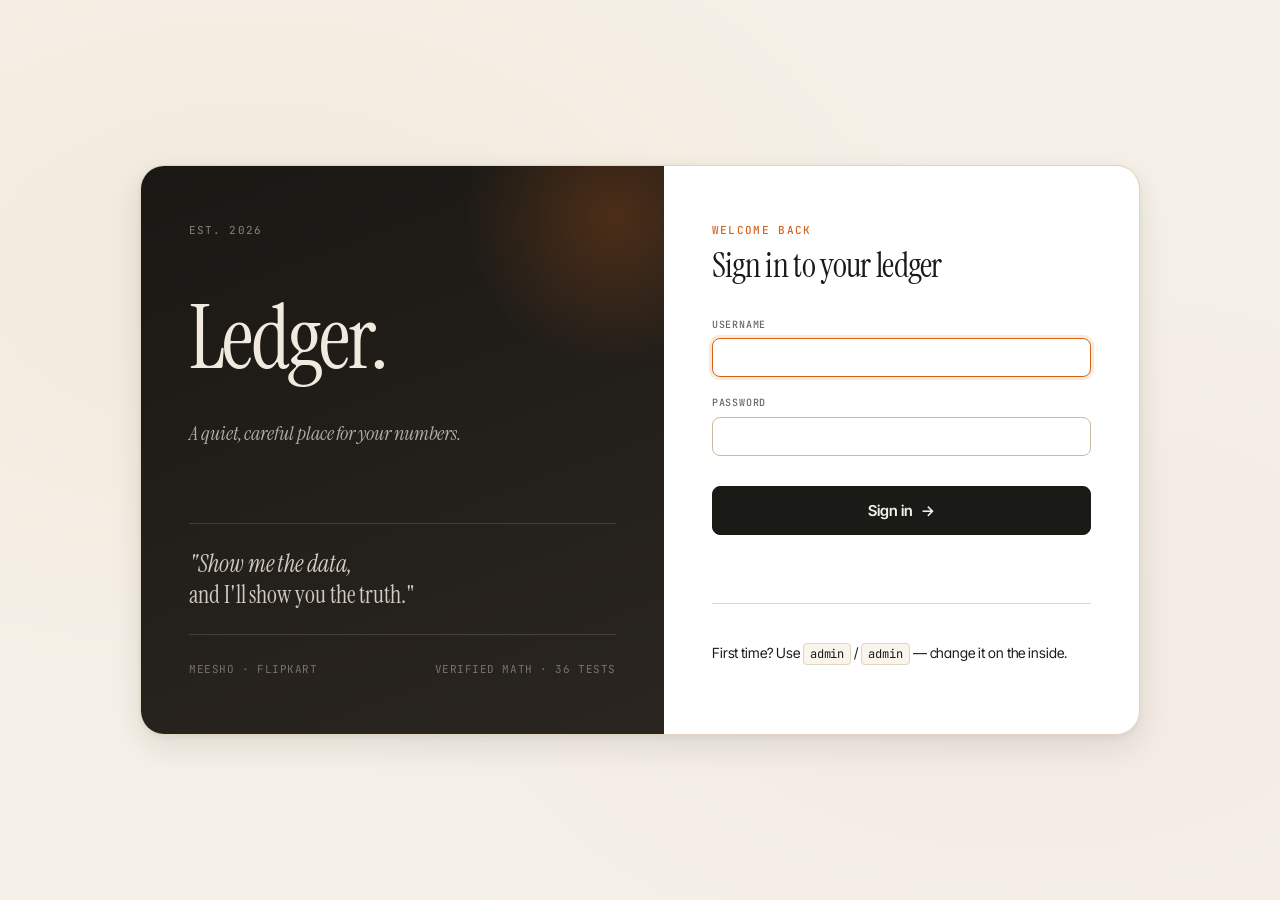
<file: login.html>
<!DOCTYPE html>
<html lang="en">
<head>
  <meta charset="UTF-8">
  <meta name="viewport" content="width=device-width, initial-scale=1.0">
  <title>Sign in — Ledger</title>
  <link rel="preconnect" href="https://fonts.googleapis.com">
  <link rel="preconnect" href="https://fonts.gstatic.com" crossorigin>
  <link href="https://fonts.googleapis.com/css2?family=Instrument+Serif:ital@0;1&family=Inter+Tight:wght@400;500;600;700&family=JetBrains+Mono:wght@400;500&display=swap" rel="stylesheet">
  <link rel="stylesheet" href="styles.css">
</head>
<body class="login-body">
  <div class="login-wrap">
    <div class="login-art">
      <div class="art-mark">
        <span class="mark-line">est.</span>
        <span class="mark-year">2026</span>
      </div>
      <h1 class="art-title">Ledger.</h1>
      <p class="art-sub">A quiet, careful place for your numbers.</p>
      <div class="art-quote">
        <p><em>"Show me the data,</em><br>and I'll show you the truth."</p>
      </div>
      <div class="art-foot">
        <span>Meesho · Flipkart</span>
        <span>Verified math · 36 tests</span>
      </div>
    </div>

    <div class="login-card">
      <div class="login-head">
        <p class="eyebrow">Welcome back</p>
        <h2>Sign in to your ledger</h2>
      </div>

      <form id="login-form" class="login-form">
        <div class="form-field">
          <label>Username</label>
          <input type="text" id="username" autocomplete="username" required autofocus>
        </div>
        <div class="form-field">
          <label>Password</label>
          <input type="password" id="password" autocomplete="current-password" required>
        </div>
        <button type="submit" class="btn-primary btn-full">
          <span>Sign in</span>
          <span class="btn-arrow">→</span>
        </button>
        <p class="form-error" id="login-error"></p>
      </form>

      <div class="login-footer">
        <p class="hint">First time? Use <code>admin</code> / <code>admin</code> — change it on the inside.</p>
      </div>
    </div>
  </div>

  <script>
    document.getElementById('login-form').addEventListener('submit', async (e) => {
      e.preventDefault();
      const username = document.getElementById('username').value;
      const password = document.getElementById('password').value;
      const errEl = document.getElementById('login-error');
      errEl.textContent = '';
      try {
        const res = await fetch('/api/auth/login', {
          method: 'POST',
          headers: { 'Content-Type': 'application/json' },
          body: JSON.stringify({ username, password }),
        });
        const data = await res.json();
        if (!res.ok) { errEl.textContent = data.error || 'Login failed'; return; }
        window.location.href = '/';
      } catch (err) {
        errEl.textContent = 'Network error: ' + err.message;
      }
    });
  </script>
</body>
</html>
</file>
<file: styles.css>
/* ============================================================
   LEDGER — Editorial dashboard for Indian e-commerce sellers
   Typography: Instrument Serif (display) + Inter Tight (body)
   Palette: Warm cream / deep ink / single saffron accent
============================================================ */

:root {
  /* Backgrounds & surfaces */
  --bg: #f5f1e8;            /* warm cream paper */
  --bg-grain: #efe9dc;
  --surface: #ffffff;
  --surface-2: #f9f5ec;
  --surface-3: #ede7d6;

  /* Borders & ink */
  --border: #e0d6bf;
  --border-strong: #c8bb9e;
  --ink: #1a1a17;           /* near-black with warmth */
  --ink-2: #3a3833;
  --ink-3: #6b6760;
  --ink-4: #999489;

  /* Single accent — saffron (cultural warmth + financial signal) */
  --accent: #d4641a;
  --accent-deep: #a64a0f;
  --accent-soft: #fde9d7;
  --accent-line: #f0b88a;

  /* Status colors — restrained, earthen */
  --success: #2d5f3f;
  --success-soft: #dde9df;
  --danger: #8b2a23;
  --danger-soft: #f4dad7;
  --warning: #8a5810;
  --warning-soft: #f6e3c4;

  /* Platform colors */
  --meesho: #b13868;
  --meesho-soft: #f7dde7;
  --flipkart: #1f5fa8;
  --flipkart-soft: #d9e5f5;

  /* Geometry */
  --radius: 8px;
  --radius-sm: 4px;
  --radius-lg: 16px;
  --radius-xl: 24px;
  --shadow-soft: 0 1px 2px rgba(26, 26, 23, 0.04), 0 0 0 1px rgba(26, 26, 23, 0.04);
  --shadow-md: 0 4px 12px rgba(26, 26, 23, 0.06), 0 1px 3px rgba(26, 26, 23, 0.05);
  --shadow-lg: 0 12px 32px rgba(26, 26, 23, 0.1), 0 2px 6px rgba(26, 26, 23, 0.05);

  /* Fonts */
  --font-serif: 'Instrument Serif', 'Times New Roman', serif;
  --font-sans: 'Inter Tight', -apple-system, BlinkMacSystemFont, sans-serif;
  --font-mono: 'JetBrains Mono', 'SF Mono', Monaco, monospace;
}

@media (prefers-color-scheme: dark) {
  :root {
    --bg: #1a1814;
    --bg-grain: #211e18;
    --surface: #25221c;
    --surface-2: #2e2b23;
    --surface-3: #38342b;
    --border: #3a3629;
    --border-strong: #4e4938;
    --ink: #f0ebde;
    --ink-2: #d4cfc2;
    --ink-3: #a89f8a;
    --ink-4: #6b6557;
    --accent: #e88a4a;
    --accent-deep: #d4641a;
    --accent-soft: #4a2818;
    --accent-line: #6e3d18;
    --success: #6ba884;
    --success-soft: #1f3a2a;
    --danger: #d97570;
    --danger-soft: #3a1a18;
    --warning: #d4a050;
    --warning-soft: #3a2a10;
    --meesho-soft: #4a1e30;
    --flipkart-soft: #14304f;
  }
}

* { box-sizing: border-box; }

html, body { margin: 0; padding: 0; }

body {
  font-family: var(--font-sans);
  background: var(--bg);
  color: var(--ink);
  font-size: 14px;
  line-height: 1.55;
  -webkit-font-smoothing: antialiased;
  font-feature-settings: 'ss01', 'cv11', 'cv02';
  letter-spacing: -0.005em;
}

/* Paper grain texture */
.grain {
  position: fixed;
  inset: 0;
  pointer-events: none;
  z-index: 0;
  opacity: 0.4;
  background-image: url("data:image/svg+xml;utf8,<svg xmlns='http://www.w3.org/2000/svg' width='200' height='200'><filter id='n'><feTurbulence type='fractalNoise' baseFrequency='0.85' numOctaves='2' stitchTiles='stitch'/><feColorMatrix values='0 0 0 0 0  0 0 0 0 0  0 0 0 0 0  0 0 0 0.06 0'/></filter><rect width='200' height='200' filter='url(%23n)'/></svg>");
}

/* ============================================================
   LOGIN
============================================================ */
.login-body {
  min-height: 100vh;
  display: flex;
  align-items: center;
  justify-content: center;
  padding: 24px;
  background:
    radial-gradient(at 20% 30%, rgba(212, 100, 26, 0.06), transparent 50%),
    radial-gradient(at 80% 70%, rgba(177, 56, 104, 0.04), transparent 50%),
    var(--bg);
}

.login-wrap {
  width: 100%;
  max-width: 1000px;
  display: grid;
  grid-template-columns: 1.1fr 1fr;
  gap: 0;
  background: var(--surface);
  border-radius: var(--radius-xl);
  border: 1px solid var(--border);
  box-shadow: var(--shadow-lg);
  overflow: hidden;
  position: relative;
  z-index: 1;
}

@media (max-width: 760px) {
  .login-wrap { grid-template-columns: 1fr; }
  .login-art { padding: 40px 32px !important; }
}

.login-art {
  padding: 56px 48px;
  background: linear-gradient(160deg, #1a1814 0%, #2a2520 100%);
  color: #f0ebde;
  display: flex;
  flex-direction: column;
  justify-content: space-between;
  position: relative;
  overflow: hidden;
}

.login-art::before {
  content: '';
  position: absolute;
  top: -100px;
  right: -100px;
  width: 300px;
  height: 300px;
  border-radius: 50%;
  background: radial-gradient(circle, rgba(212, 100, 26, 0.25), transparent 70%);
}

.art-mark {
  display: flex;
  align-items: baseline;
  gap: 8px;
  font-family: var(--font-mono);
  font-size: 11px;
  letter-spacing: 0.1em;
  text-transform: uppercase;
  color: rgba(240, 235, 222, 0.5);
  position: relative;
  z-index: 1;
}

.art-title {
  font-family: var(--font-serif);
  font-size: 88px;
  line-height: 0.95;
  font-weight: 400;
  margin: 32px 0 12px;
  letter-spacing: -0.03em;
  position: relative;
  z-index: 1;
}

.art-sub {
  font-style: italic;
  font-family: var(--font-serif);
  font-size: 20px;
  color: rgba(240, 235, 222, 0.7);
  margin: 0 0 48px;
  position: relative;
  z-index: 1;
}

.art-quote {
  padding: 24px 0;
  border-top: 1px solid rgba(240, 235, 222, 0.15);
  border-bottom: 1px solid rgba(240, 235, 222, 0.15);
  position: relative;
  z-index: 1;
}
.art-quote p {
  font-family: var(--font-serif);
  font-size: 24px;
  line-height: 1.3;
  margin: 0;
  color: rgba(240, 235, 222, 0.85);
}

.art-foot {
  display: flex;
  justify-content: space-between;
  font-family: var(--font-mono);
  font-size: 11px;
  letter-spacing: 0.05em;
  text-transform: uppercase;
  color: rgba(240, 235, 222, 0.4);
  position: relative;
  z-index: 1;
}

.login-card {
  padding: 56px 48px;
  display: flex;
  flex-direction: column;
  justify-content: center;
}

.login-head { margin-bottom: 32px; }
.login-head h2 {
  font-family: var(--font-serif);
  font-size: 34px;
  line-height: 1.1;
  margin: 6px 0 0;
  font-weight: 400;
  letter-spacing: -0.02em;
}

.login-form { display: flex; flex-direction: column; gap: 18px; }
.login-form .btn-full {
  margin-top: 12px;
  padding: 14px;
  font-size: 15px;
  display: flex;
  align-items: center;
  justify-content: center;
  gap: 8px;
}
.btn-arrow { transition: transform 0.2s; }
.btn-full:hover .btn-arrow { transform: translateX(4px); }

.login-footer { margin-top: 32px; padding-top: 24px; border-top: 1px solid var(--border); }
.form-error { color: var(--danger); font-size: 13px; min-height: 18px; margin: 0; }

/* ============================================================
   APP LAYOUT — Sidebar + Main
============================================================ */
.app-body {
  display: grid;
  grid-template-columns: 240px 1fr;
  min-height: 100vh;
  position: relative;
}

.sidebar {
  background: var(--surface);
  border-right: 1px solid var(--border);
  padding: 24px 18px;
  display: flex;
  flex-direction: column;
  gap: 24px;
  position: sticky;
  top: 0;
  height: 100vh;
  overflow-y: auto;
  z-index: 10;
}

@media (max-width: 900px) {
  .app-body { grid-template-columns: 1fr; }
  .sidebar { position: relative; height: auto; border-right: none; border-bottom: 1px solid var(--border); }
  .side-foot { margin-top: 0; }
}

.brand { display: flex; align-items: center; gap: 12px; padding: 0 6px; }
.brand-mark {
  width: 40px; height: 40px;
  background: var(--ink);
  border-radius: 10px;
  display: flex;
  align-items: center;
  justify-content: center;
  position: relative;
  font-family: var(--font-serif);
  color: var(--bg);
  font-size: 22px;
  line-height: 1;
}
.mk-l { transform: translate(-1px, -1px); }
.mk-dot {
  position: absolute;
  bottom: 8px;
  right: 8px;
  width: 6px;
  height: 6px;
  background: var(--accent);
  border-radius: 50%;
}
.brand-name {
  font-family: var(--font-serif);
  font-size: 22px;
  font-weight: 400;
  margin: 0;
  line-height: 1;
  letter-spacing: -0.01em;
}
.brand-sub {
  margin: 2px 0 0;
  font-family: var(--font-mono);
  font-size: 10px;
  letter-spacing: 0.1em;
  text-transform: uppercase;
  color: var(--ink-3);
}

.side-nav { display: flex; flex-direction: column; gap: 2px; flex: 1; }

.nav-item {
  display: flex;
  align-items: center;
  gap: 12px;
  padding: 9px 12px;
  background: transparent;
  border: none;
  border-radius: var(--radius);
  cursor: pointer;
  font-family: inherit;
  font-size: 14px;
  font-weight: 500;
  color: var(--ink-3);
  text-align: left;
  transition: all 0.15s;
  position: relative;
}
.nav-item:hover { background: var(--surface-2); color: var(--ink); }
.nav-item.active {
  background: var(--ink);
  color: var(--bg);
}
.nav-item.active::before {
  content: '';
  position: absolute;
  left: -18px;
  top: 50%;
  transform: translateY(-50%);
  width: 3px;
  height: 20px;
  background: var(--accent);
  border-radius: 0 2px 2px 0;
}

.nav-icon {
  font-size: 16px;
  width: 18px;
  text-align: center;
  font-weight: normal;
}
.nav-label { flex: 1; }

.nav-divider {
  font-family: var(--font-mono);
  font-size: 10px;
  letter-spacing: 0.1em;
  text-transform: uppercase;
  color: var(--ink-4);
  padding: 16px 12px 8px;
}

.side-foot {
  margin-top: auto;
  padding-top: 16px;
  border-top: 1px solid var(--border);
  display: flex;
  align-items: center;
  gap: 8px;
}

.user-block {
  display: flex;
  align-items: center;
  gap: 10px;
  flex: 1;
  min-width: 0;
}

.user-avatar {
  width: 36px;
  height: 36px;
  border-radius: 50%;
  background: linear-gradient(135deg, var(--accent), var(--meesho));
  color: white;
  display: flex;
  align-items: center;
  justify-content: center;
  font-weight: 600;
  font-size: 14px;
  flex-shrink: 0;
}

.user-info { display: flex; flex-direction: column; min-width: 0; }
.user-name {
  font-weight: 600;
  font-size: 13px;
  overflow: hidden;
  text-overflow: ellipsis;
  white-space: nowrap;
}
.user-role {
  font-family: var(--font-mono);
  font-size: 10px;
  letter-spacing: 0.06em;
  text-transform: uppercase;
  color: var(--ink-3);
}

.side-actions { display: flex; gap: 4px; }

.btn-ghost {
  width: 32px;
  height: 32px;
  border-radius: 8px;
  background: transparent;
  border: none;
  color: var(--ink-3);
  cursor: pointer;
  font-size: 16px;
  font-family: inherit;
  display: flex;
  align-items: center;
  justify-content: center;
  transition: all 0.15s;
}
.btn-ghost:hover { background: var(--surface-2); color: var(--ink); }

/* ============================================================
   MAIN — Panels & headers
============================================================ */
.main {
  padding: 48px 56px;
  max-width: 1400px;
  margin: 0 auto;
  width: 100%;
  position: relative;
  z-index: 1;
}

@media (max-width: 900px) { .main { padding: 32px 24px; } }

.panel { display: none; animation: rise 0.4s cubic-bezier(0.2, 0.8, 0.2, 1); }
.panel.active { display: block; }

@keyframes rise {
  from { opacity: 0; transform: translateY(8px); }
  to { opacity: 1; transform: none; }
}

.page-head { margin-bottom: 40px; }

.eyebrow {
  font-family: var(--font-mono);
  font-size: 11px;
  font-weight: 500;
  letter-spacing: 0.12em;
  text-transform: uppercase;
  color: var(--accent);
  margin: 0 0 8px;
}

.page-title {
  font-family: var(--font-serif);
  font-size: 56px;
  line-height: 1;
  font-weight: 400;
  margin: 0 0 12px;
  letter-spacing: -0.03em;
}

@media (max-width: 600px) { .page-title { font-size: 42px; } }

.page-sub {
  font-family: var(--font-serif);
  font-style: italic;
  font-size: 18px;
  color: var(--ink-3);
  margin: 0;
  max-width: 540px;
}

/* ============================================================
   FILTER STRIP
============================================================ */
.filter-strip {
  display: flex;
  align-items: center;
  gap: 12px;
  flex-wrap: wrap;
  padding: 12px 16px;
  background: var(--surface);
  border: 1px solid var(--border);
  border-radius: var(--radius);
  margin-bottom: 24px;
  box-shadow: var(--shadow-soft);
}

.filter-strip label {
  display: flex;
  flex-direction: column;
  gap: 5px;
  flex-shrink: 0;
}
.filter-strip label span {
  font-family: var(--font-mono);
  font-size: 10px;
  letter-spacing: 0.08em;
  text-transform: uppercase;
  color: var(--ink-3);
}
.filter-strip > input,
.filter-strip > select {
  width: auto;
  flex-shrink: 0;
}
.filter-strip > select {
  min-width: 160px;
}

.search-input {
  flex: 1 1 240px;
  min-width: 200px;
}

/* ============================================================
   HERO METRICS
============================================================ */
.hero-grid {
  display: grid;
  grid-template-columns: 1.4fr 1fr 1fr;
  gap: 16px;
  margin-bottom: 48px;
}

@media (max-width: 900px) {
  .hero-grid { grid-template-columns: 1fr; }
}

.hero-card {
  padding: 28px 32px;
  background: var(--surface);
  border: 1px solid var(--border);
  border-radius: var(--radius-lg);
  position: relative;
  overflow: hidden;
  transition: transform 0.2s, box-shadow 0.2s;
}
.hero-card:hover { transform: translateY(-2px); box-shadow: var(--shadow-md); }

.hero-card.primary {
  background: var(--ink);
  color: var(--bg);
  border-color: var(--ink);
}
.hero-card.primary::before {
  content: '';
  position: absolute;
  top: -40px;
  right: -40px;
  width: 200px;
  height: 200px;
  border-radius: 50%;
  background: radial-gradient(circle, rgba(212, 100, 26, 0.25), transparent 70%);
}
.hero-card.primary .hero-label,
.hero-card.primary .hero-meta { color: rgba(245, 241, 232, 0.6); }
.hero-card.primary .hero-meta span { color: var(--bg); }

.hero-label {
  font-family: var(--font-mono);
  font-size: 11px;
  font-weight: 500;
  letter-spacing: 0.1em;
  text-transform: uppercase;
  color: var(--ink-3);
  margin: 0 0 8px;
  position: relative;
  z-index: 1;
}

.hero-num {
  font-family: var(--font-serif);
  font-size: 56px;
  line-height: 1;
  margin: 0 0 12px;
  font-weight: 400;
  letter-spacing: -0.03em;
  font-variant-numeric: tabular-nums;
  position: relative;
  z-index: 1;
}

@media (max-width: 600px) { .hero-num { font-size: 42px; } }

.hero-meta {
  font-size: 13px;
  color: var(--ink-3);
  margin: 0;
  position: relative;
  z-index: 1;
}
.hero-meta span { color: var(--ink); font-weight: 600; font-variant-numeric: tabular-nums; }

.mini-stat {
  display: inline-flex;
  align-items: center;
  gap: 4px;
  padding: 2px 8px;
  border-radius: 999px;
  font-size: 11px;
  font-family: var(--font-mono);
  margin-right: 6px;
  letter-spacing: 0.04em;
}
.mini-stat.success { background: var(--success-soft); color: var(--success); }
.mini-stat.warn { background: var(--warning-soft); color: var(--warning); }
.mini-stat strong { font-weight: 600; }

/* ============================================================
   SECTION HEADS
============================================================ */
.section-head {
  display: flex;
  align-items: baseline;
  gap: 16px;
  margin: 48px 0 16px;
}

.section-title {
  font-family: var(--font-serif);
  font-size: 26px;
  font-weight: 400;
  margin: 0;
  letter-spacing: -0.01em;
  flex-shrink: 0;
}

.section-line {
  flex: 1;
  height: 1px;
  background: var(--border);
}

/* ============================================================
   METRIC GRID
============================================================ */
.metric-grid {
  display: grid;
  grid-template-columns: repeat(auto-fit, minmax(180px, 1fr));
  gap: 12px;
}

.metric-card {
  padding: 18px 20px;
  background: var(--surface);
  border: 1px solid var(--border);
  border-radius: var(--radius);
  transition: transform 0.15s, box-shadow 0.15s, border-color 0.15s;
}
.metric-card:hover {
  transform: translateY(-1px);
  box-shadow: var(--shadow-md);
  border-color: var(--border-strong);
}

.metric-label {
  font-family: var(--font-mono);
  font-size: 10px;
  font-weight: 500;
  letter-spacing: 0.1em;
  text-transform: uppercase;
  color: var(--ink-3);
  margin: 0 0 8px;
}

.metric-value {
  font-family: var(--font-serif);
  font-size: 30px;
  line-height: 1;
  margin: 0;
  font-weight: 400;
  letter-spacing: -0.02em;
  font-variant-numeric: tabular-nums;
}
.metric-value.success { color: var(--success); }
.metric-value.danger { color: var(--danger); }
.metric-value.primary { color: var(--accent); }
.metric-value.muted { color: var(--ink-3); }

/* ============================================================
   PLATFORM CARDS
============================================================ */
.platform-split {
  display: grid;
  grid-template-columns: repeat(auto-fit, minmax(320px, 1fr));
  gap: 16px;
}

.platform-card {
  padding: 24px;
  background: var(--surface);
  border: 1px solid var(--border);
  border-radius: var(--radius-lg);
  position: relative;
  overflow: hidden;
}

.platform-card::before {
  content: '';
  position: absolute;
  top: 0; left: 0;
  width: 4px; height: 100%;
  background: var(--platform-color, var(--ink));
}
.platform-card.meesho { --platform-color: var(--meesho); }
.platform-card.flipkart { --platform-color: var(--flipkart); }

.platform-name {
  display: flex;
  align-items: center;
  gap: 8px;
  margin-bottom: 16px;
}

.platform-name strong {
  font-family: var(--font-serif);
  font-size: 22px;
  font-weight: 400;
  letter-spacing: -0.01em;
}

.platform-stat {
  display: flex;
  justify-content: space-between;
  padding: 10px 0;
  font-size: 13px;
  color: var(--ink-3);
  border-bottom: 1px dashed var(--border);
}
.platform-stat:last-child { border-bottom: none; }
.platform-stat span:last-child {
  color: var(--ink);
  font-weight: 600;
  font-variant-numeric: tabular-nums;
  font-family: var(--font-mono);
  font-size: 14px;
}

/* ============================================================
   PRODUCT ROWS
============================================================ */
.product-row {
  display: flex;
  justify-content: space-between;
  align-items: center;
  padding: 14px 18px;
  background: var(--surface);
  border: 1px solid var(--border);
  border-radius: var(--radius);
  margin-bottom: 6px;
  font-size: 13px;
  gap: 16px;
  transition: transform 0.15s, border-color 0.15s;
  position: relative;
}
.product-row::before {
  content: '';
  position: absolute;
  left: 0; top: 50%;
  width: 3px;
  height: 0;
  background: var(--accent);
  transform: translateY(-50%);
  transition: height 0.2s;
  border-radius: 0 2px 2px 0;
}
.product-row:hover { transform: translateX(4px); border-color: var(--border-strong); }
.product-row:hover::before { height: 60%; }
.product-row .pname {
  flex: 1;
  min-width: 0;
  overflow: hidden;
  text-overflow: ellipsis;
  white-space: nowrap;
  font-weight: 500;
}
.product-row .pstats {
  display: flex;
  gap: 20px;
  color: var(--ink-3);
  font-size: 12px;
  flex-wrap: wrap;
  font-family: var(--font-mono);
  letter-spacing: 0.02em;
}
.product-row .pstats strong {
  color: var(--ink);
  font-weight: 600;
  font-variant-numeric: tabular-nums;
}

/* ============================================================
   CHARTS
============================================================ */
.charts-grid {
  display: grid;
  grid-template-columns: 1.4fr 1fr;
  gap: 16px;
  margin-top: 48px;
}

@media (max-width: 900px) {
  .charts-grid { grid-template-columns: 1fr; }
}

.chart-card {
  padding: 24px;
  background: var(--surface);
  border: 1px solid var(--border);
  border-radius: var(--radius-lg);
}

.chart-title {
  font-family: var(--font-serif);
  font-size: 22px;
  font-weight: 400;
  margin: 0 0 20px;
  letter-spacing: -0.01em;
}

.chart-wrap {
  position: relative;
  height: 280px;
  width: 100%;
}

/* ============================================================
   FORMS & INPUTS
============================================================ */
.form-grid {
  display: grid;
  grid-template-columns: repeat(auto-fit, minmax(220px, 1fr));
  gap: 16px;
  margin-bottom: 16px;
}
.form-field { display: flex; flex-direction: column; }
.form-field.full-width { grid-column: 1 / -1; }
.form-field label {
  font-family: var(--font-mono);
  font-size: 10px;
  letter-spacing: 0.08em;
  text-transform: uppercase;
  color: var(--ink-3);
  margin-bottom: 6px;
  font-weight: 500;
}

input[type="text"], input[type="number"], input[type="date"],
input[type="password"], input[type="search"], select, textarea {
  padding: 10px 14px;
  border: 1px solid var(--border-strong);
  border-radius: var(--radius);
  font-size: 14px;
  font-family: var(--font-sans);
  background: var(--surface);
  color: var(--ink);
  width: 100%;
  transition: border-color 0.15s, box-shadow 0.15s;
}
input:focus, select:focus, textarea:focus {
  outline: none;
  border-color: var(--accent);
  box-shadow: 0 0 0 3px var(--accent-soft);
}

/* ============================================================
   BUTTONS
============================================================ */
.btn-primary, .btn-secondary, .btn-danger {
  padding: 10px 18px;
  border-radius: var(--radius);
  font-size: 14px;
  font-family: var(--font-sans);
  font-weight: 600;
  cursor: pointer;
  border: 1px solid transparent;
  transition: all 0.15s;
  letter-spacing: -0.005em;
  display: inline-flex;
  align-items: center;
  gap: 6px;
}
.btn-primary:active, .btn-secondary:active, .btn-danger:active { transform: translateY(1px); }

.btn-primary {
  background: var(--ink);
  color: var(--bg);
  border-color: var(--ink);
}
.btn-primary:hover { background: var(--accent); border-color: var(--accent); }

.btn-secondary {
  background: var(--surface);
  color: var(--ink);
  border-color: var(--border-strong);
}
.btn-secondary:hover { background: var(--surface-2); border-color: var(--ink); }

.btn-danger {
  background: var(--surface);
  color: var(--danger);
  border-color: var(--danger);
}
.btn-danger:hover { background: var(--danger-soft); }

.btn-sm { padding: 7px 14px; font-size: 13px; }
.btn-full { width: 100%; justify-content: center; }
.btn-row { display: flex; gap: 8px; flex-wrap: wrap; margin-top: 12px; }

/* ============================================================
   UPLOAD ZONE
============================================================ */
.upload-zone {
  border: 2px dashed var(--border-strong);
  border-radius: var(--radius-lg);
  background: var(--surface);
  padding: 64px 32px;
  text-align: center;
  cursor: pointer;
  transition: all 0.2s;
  margin-bottom: 32px;
}
.upload-zone:hover, .upload-zone.dragover {
  border-color: var(--accent);
  background: var(--accent-soft);
}

.upload-glyph {
  font-family: var(--font-serif);
  font-size: 80px;
  line-height: 1;
  color: var(--accent);
  margin-bottom: 16px;
}

.upload-title {
  font-family: var(--font-serif);
  font-size: 24px;
  margin: 0 0 8px;
  font-weight: 400;
}

.upload-types {
  font-family: var(--font-mono);
  font-size: 11px;
  letter-spacing: 0.05em;
  color: var(--ink-3);
  margin: 0 0 24px;
}

/* ============================================================
   NOTICE / DANGER
============================================================ */
.notice {
  padding: 16px 20px;
  border-radius: var(--radius);
  font-size: 13px;
  margin-bottom: 16px;
  line-height: 1.55;
}
.notice-warn {
  background: var(--warning-soft);
  border-left: 3px solid var(--warning);
  color: var(--ink-2);
}

.danger-card {
  margin-top: 32px;
  padding: 20px 24px;
  background: var(--danger-soft);
  border: 1px solid var(--danger);
  border-radius: var(--radius);
  display: flex;
  justify-content: space-between;
  align-items: center;
  gap: 16px;
  flex-wrap: wrap;
}
.danger-card h3 { margin: 0 0 4px; font-family: var(--font-serif); font-weight: 400; font-size: 20px; color: var(--danger); }
.danger-card p { margin: 0; font-size: 13px; color: var(--ink-2); }

/* ============================================================
   API CARDS
============================================================ */
.api-card {
  padding: 24px;
  background: var(--surface);
  border: 1px solid var(--border);
  border-radius: var(--radius-lg);
  margin-bottom: 16px;
}

.api-head {
  display: flex;
  justify-content: space-between;
  align-items: flex-start;
  margin-bottom: 16px;
  flex-wrap: wrap;
  gap: 12px;
}
.api-head h3 {
  margin: 0;
  font-family: var(--font-serif);
  font-size: 24px;
  font-weight: 400;
  display: flex;
  align-items: center;
  gap: 10px;
}
.api-head p { margin: 4px 0 0; font-size: 13px; color: var(--ink-3); }

.dot {
  display: inline-block;
  width: 10px; height: 10px;
  border-radius: 50%;
}
.dot.meesho { background: var(--meesho); }
.dot.flipkart { background: var(--flipkart); }

.status-pill {
  padding: 5px 12px;
  border-radius: 999px;
  font-family: var(--font-mono);
  font-size: 10px;
  letter-spacing: 0.08em;
  text-transform: uppercase;
  background: var(--surface-2);
  color: var(--ink-3);
  border: 1px solid var(--border);
}
.status-pill.configured {
  background: var(--success-soft);
  color: var(--success);
  border-color: var(--success);
}

.how-to {
  margin: 12px 0 16px;
  padding: 12px 16px;
  background: var(--surface-2);
  border-radius: var(--radius);
  border: 1px solid var(--border);
}
.how-to summary {
  cursor: pointer;
  font-weight: 600;
  font-size: 13px;
  color: var(--accent-deep);
  list-style: none;
}
.how-to summary::-webkit-details-marker { display: none; }
.how-to summary::before { content: '+ '; }
.how-to[open] summary::before { content: '− '; }
.how-to ol { margin: 12px 0 0; padding-left: 20px; font-size: 13px; }
.how-to li { margin-bottom: 6px; }

.api-status {
  font-size: 13px;
  margin-top: 12px;
  color: var(--ink-3);
  min-height: 18px;
}
.api-status.success { color: var(--success); }
.api-status.error { color: var(--danger); }

code {
  background: var(--surface-2);
  padding: 2px 6px;
  border-radius: 4px;
  font-size: 12px;
  font-family: var(--font-mono);
  border: 1px solid var(--border);
}

.muted { color: var(--ink-3); }

/* ============================================================
   LOG ENTRIES
============================================================ */
.log {
  display: flex;
  flex-direction: column;
  gap: 6px;
  max-height: 360px;
  overflow-y: auto;
}
.log-entry {
  padding: 12px 18px;
  background: var(--surface);
  border: 1px solid var(--border);
  border-radius: var(--radius);
  border-left: 3px solid var(--border);
  font-size: 13px;
}
.log-entry.success { border-left-color: var(--success); }
.log-entry.error { border-left-color: var(--danger); background: var(--danger-soft); }
.log-file { font-weight: 600; }
.log-meta {
  font-family: var(--font-mono);
  color: var(--ink-3);
  font-size: 11px;
  margin-top: 4px;
  letter-spacing: 0.02em;
}

/* ============================================================
   TABLES
============================================================ */
.order-table {
  width: 100%;
  border-collapse: collapse;
  background: var(--surface);
  border: 1px solid var(--border);
  border-radius: var(--radius);
  overflow: hidden;
  font-size: 13px;
}
.table-wrap { overflow-x: auto; border-radius: var(--radius); box-shadow: var(--shadow-soft); }

.order-table th {
  text-align: left;
  padding: 14px 16px;
  font-family: var(--font-mono);
  font-weight: 500;
  color: var(--ink-3);
  font-size: 10px;
  text-transform: uppercase;
  letter-spacing: 0.08em;
  border-bottom: 1px solid var(--border);
  background: var(--surface-2);
  white-space: nowrap;
  position: relative;
}
.order-table th.sortable { cursor: pointer; user-select: none; padding-right: 28px; }
.order-table th.sortable:hover { background: var(--surface-3); color: var(--ink); }
.order-table th.sortable::after {
  content: '↕';
  position: absolute;
  right: 12px;
  opacity: 0.4;
  font-size: 11px;
}
.order-table th.sort-asc::after { content: '↑'; opacity: 1; color: var(--accent); }
.order-table th.sort-desc::after { content: '↓'; opacity: 1; color: var(--accent); }

.order-table td {
  padding: 14px 16px;
  border-bottom: 1px solid var(--border);
  vertical-align: middle;
}
.order-table tr:last-child td { border-bottom: none; }
.order-table tbody tr {
  cursor: pointer;
  transition: background 0.1s;
}
.order-table tbody tr:hover td { background: var(--surface-2); }

.order-table .num {
  text-align: right;
  font-variant-numeric: tabular-nums;
  white-space: nowrap;
  font-family: var(--font-mono);
}
.order-table .num.neg { color: var(--danger); font-weight: 500; }
.order-table .num.pos { color: var(--success); font-weight: 500; }

.order-table code {
  font-size: 11px;
  background: transparent;
  border: none;
  padding: 0;
  color: var(--ink-3);
}

/* ============================================================
   BADGES
============================================================ */
.badge {
  display: inline-flex;
  align-items: center;
  padding: 3px 10px;
  border-radius: 999px;
  font-family: var(--font-mono);
  font-size: 10px;
  font-weight: 600;
  letter-spacing: 0.04em;
  text-transform: uppercase;
  white-space: nowrap;
}
.badge-meesho { background: var(--meesho-soft); color: var(--meesho); }
.badge-flipkart { background: var(--flipkart-soft); color: var(--flipkart); }
.badge-delivered { background: var(--success-soft); color: var(--success); }
.badge-returned { background: var(--danger-soft); color: var(--danger); }
.badge-pending { background: var(--warning-soft); color: var(--warning); }
.badge-cancelled { background: var(--surface-2); color: var(--ink-3); }
.badge-shipped { background: var(--flipkart-soft); color: var(--flipkart); }
.badge-ready_to_ship { background: var(--accent-soft); color: var(--accent-deep); }
.badge-exchange { background: var(--warning-soft); color: var(--warning); }

/* ============================================================
   PIPELINE
============================================================ */
.pipeline-grid {
  display: grid;
  grid-template-columns: repeat(auto-fit, minmax(260px, 1fr));
  gap: 16px;
}

.pipe-col {
  background: var(--surface-2);
  border: 1px solid var(--border);
  border-radius: var(--radius-lg);
  padding: 14px;
  min-height: 320px;
}
.pipe-header {
  display: flex;
  justify-content: space-between;
  align-items: center;
  padding: 4px 8px 14px;
  font-family: var(--font-serif);
  font-size: 18px;
  font-weight: 400;
  border-bottom: 1px solid var(--border);
  margin-bottom: 12px;
}
.pipe-count {
  background: var(--surface);
  border: 1px solid var(--border);
  border-radius: 999px;
  padding: 2px 10px;
  font-family: var(--font-mono);
  font-size: 11px;
  color: var(--ink-3);
  font-weight: 500;
}

.pipe-body { display: flex; flex-direction: column; gap: 8px; }

.pipe-card {
  background: var(--surface);
  border: 1px solid var(--border);
  border-radius: var(--radius);
  padding: 12px 14px;
  font-size: 12px;
  cursor: pointer;
  transition: all 0.15s;
}
.pipe-card:hover {
  box-shadow: var(--shadow-md);
  transform: translateY(-2px);
  border-color: var(--accent-line);
}
.pc-product {
  font-weight: 600;
  margin-bottom: 6px;
  overflow: hidden;
  text-overflow: ellipsis;
  white-space: nowrap;
}
.pc-meta {
  display: flex;
  justify-content: space-between;
  color: var(--ink-3);
  font-family: var(--font-mono);
  font-size: 10px;
  letter-spacing: 0.02em;
}

/* ============================================================
   MODAL
============================================================ */
.modal-backdrop {
  position: fixed;
  inset: 0;
  background: rgba(26, 26, 23, 0.5);
  display: none;
  align-items: center;
  justify-content: center;
  z-index: 1000;
  padding: 24px;
  backdrop-filter: blur(4px);
}
.modal-backdrop.show {
  display: flex;
  animation: fadeIn 0.2s;
}

@keyframes fadeIn { from { opacity: 0; } to { opacity: 1; } }

.modal {
  background: var(--surface);
  border-radius: var(--radius-xl);
  max-width: 780px;
  width: 100%;
  max-height: 90vh;
  display: flex;
  flex-direction: column;
  box-shadow: var(--shadow-lg);
  animation: scaleIn 0.25s cubic-bezier(0.2, 0.8, 0.2, 1);
}

@keyframes scaleIn {
  from { opacity: 0; transform: scale(0.95) translateY(8px); }
  to { opacity: 1; transform: none; }
}

.modal-header {
  padding: 24px 32px;
  border-bottom: 1px solid var(--border);
  position: relative;
}
.modal-header h2 {
  margin: 4px 0 0;
  font-family: var(--font-serif);
  font-size: 28px;
  font-weight: 400;
  letter-spacing: -0.02em;
}
.modal-close {
  position: absolute;
  top: 18px;
  right: 18px;
  background: transparent;
  border: none;
  cursor: pointer;
  font-size: 28px;
  color: var(--ink-3);
  line-height: 1;
  padding: 0;
  width: 36px;
  height: 36px;
  border-radius: 8px;
  transition: all 0.15s;
}
.modal-close:hover { background: var(--surface-2); color: var(--ink); }
.modal-body { padding: 28px 32px; overflow-y: auto; }

.detail-grid {
  display: grid;
  grid-template-columns: 160px 1fr;
  gap: 12px 24px;
  font-size: 13px;
}
.detail-grid dt {
  font-family: var(--font-mono);
  font-size: 11px;
  letter-spacing: 0.06em;
  text-transform: uppercase;
  color: var(--ink-3);
  padding-top: 2px;
}
.detail-grid dd {
  margin: 0;
  font-weight: 500;
  word-break: break-word;
}
.detail-grid dd.num { font-variant-numeric: tabular-nums; font-family: var(--font-mono); font-size: 13px; }

.detail-section { margin-bottom: 32px; }
.detail-section h3 {
  font-family: var(--font-serif);
  font-size: 22px;
  font-weight: 400;
  margin: 0 0 16px;
  padding-bottom: 8px;
  border-bottom: 1px solid var(--border);
  letter-spacing: -0.01em;
}

.raw-data {
  background: var(--surface-2);
  border: 1px solid var(--border);
  border-radius: var(--radius);
  padding: 14px 16px;
  font-family: var(--font-mono);
  font-size: 11px;
  white-space: pre-wrap;
  word-break: break-all;
  max-height: 240px;
  overflow-y: auto;
  line-height: 1.6;
  color: var(--ink-2);
}

.settings-section {
  padding-bottom: 28px;
  margin-bottom: 28px;
  border-bottom: 1px solid var(--border);
}
.settings-section:last-child { border-bottom: none; margin-bottom: 0; padding-bottom: 0; }
.settings-section h3 {
  margin-top: 0;
  font-family: var(--font-serif);
  font-size: 22px;
  font-weight: 400;
  letter-spacing: -0.01em;
}
.settings-section h4 {
  margin-top: 24px;
  font-family: var(--font-serif);
  font-style: italic;
  font-size: 16px;
  font-weight: 400;
  color: var(--ink-3);
}

.user-row {
  display: flex;
  justify-content: space-between;
  align-items: center;
  padding: 12px 16px;
  background: var(--surface-2);
  border: 1px solid var(--border);
  border-radius: var(--radius);
  margin-bottom: 8px;
  font-size: 13px;
}

/* ============================================================
   EMPTY STATE
============================================================ */
.empty-state {
  text-align: center;
  padding: 64px 24px;
  color: var(--ink-3);
  background: var(--surface);
  border: 1px dashed var(--border);
  border-radius: var(--radius-lg);
  font-family: var(--font-serif);
  font-style: italic;
  font-size: 18px;
}

/* ============================================================
   TOAST
============================================================ */
.toast {
  position: fixed;
  bottom: 32px;
  right: 32px;
  background: var(--ink);
  color: var(--bg);
  padding: 14px 22px;
  border-radius: var(--radius);
  font-size: 14px;
  font-weight: 500;
  opacity: 0;
  transition: opacity 0.25s, transform 0.25s;
  transform: translateY(12px);
  pointer-events: none;
  z-index: 2000;
  max-width: 400px;
  box-shadow: var(--shadow-lg);
}
.toast.show { opacity: 1; transform: translateY(0); }
.toast.error { background: var(--danger); color: white; }
.toast.success { background: var(--success); color: white; }

a { color: var(--accent-deep); text-decoration: none; font-weight: 600; }
a:hover { text-decoration: underline; }

body.is-viewer .admin-only { display: none !important; }
</file>
